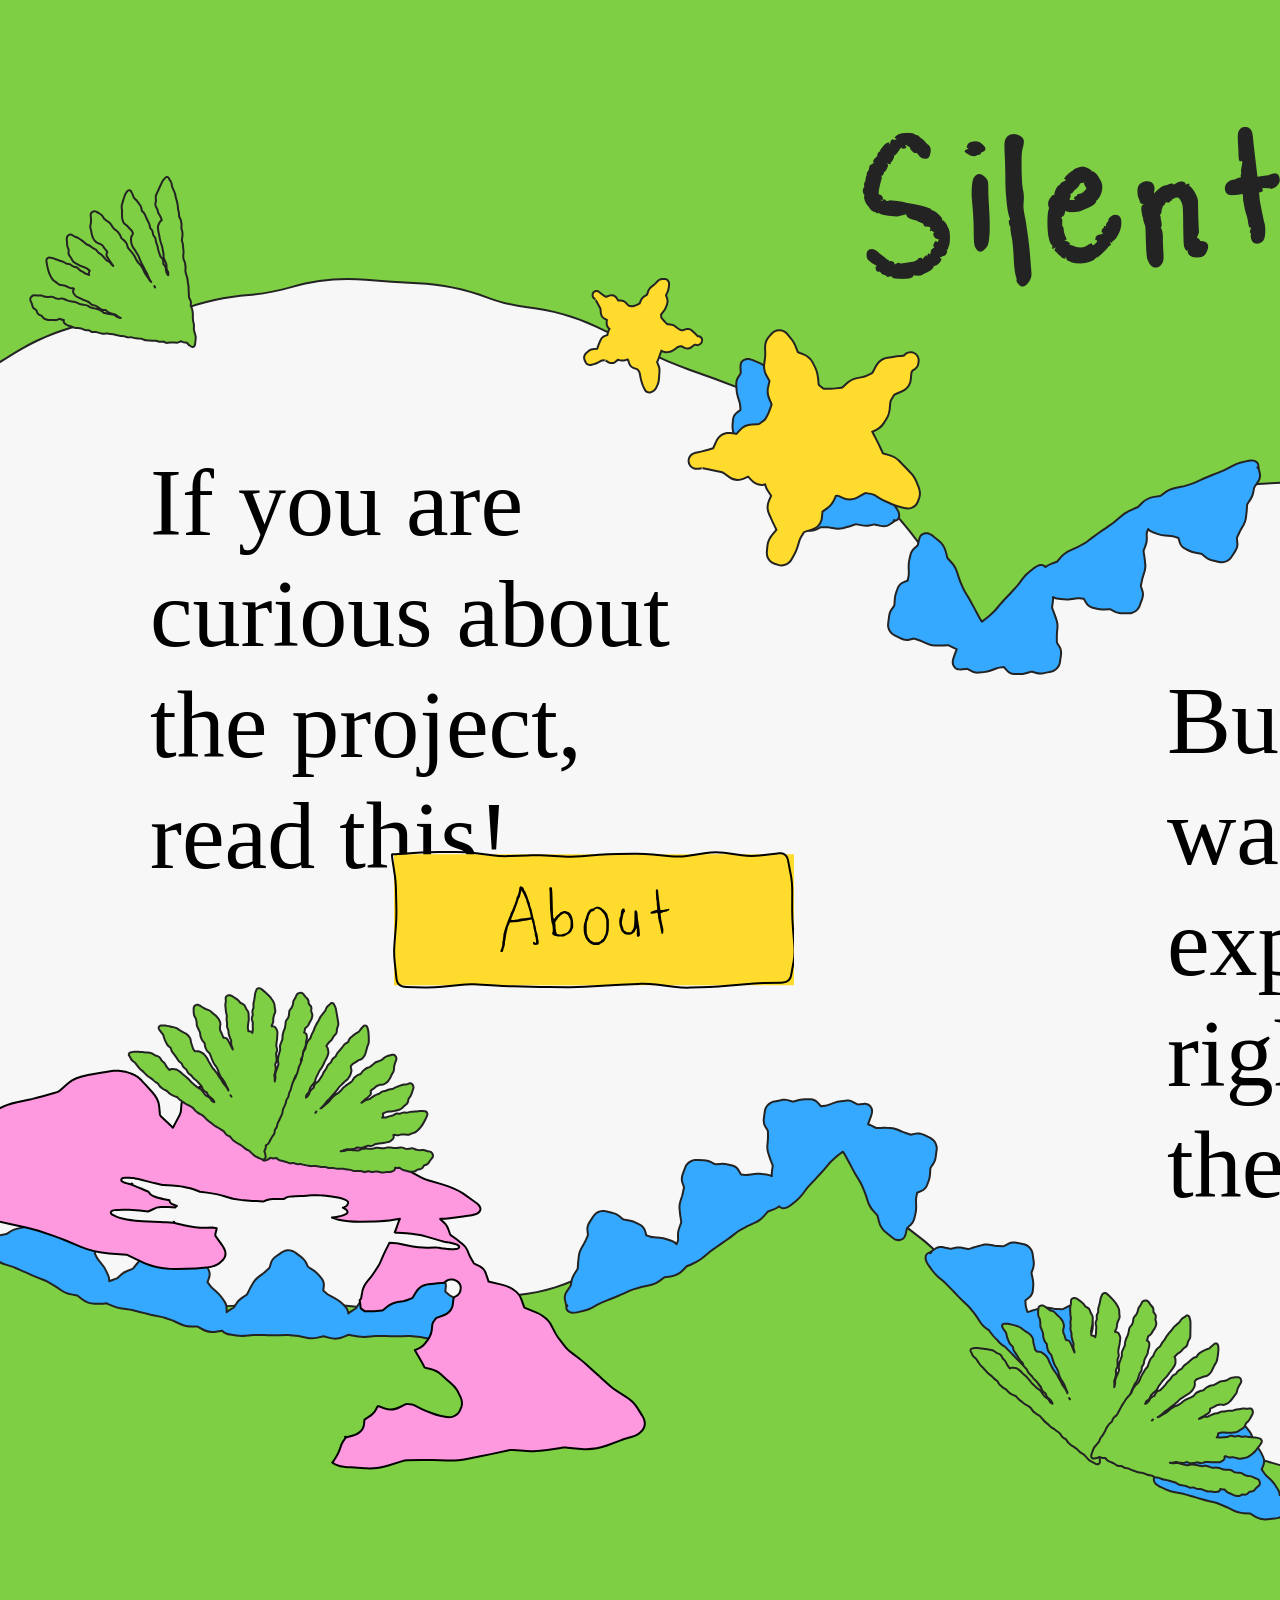
<file: index.html>
<!DOCTYPE html>
<html lang="en">
<head>
    <meta charset="UTF-8">
    <meta name="viewport" content="width=device-width, initial-scale=1.0">
    <title>A2</title>
    <link rel="stylesheet" href="style.css">
</head>
<body>
    <div id="loader">
      <p id="loader-text">Loading...</p>
    </div>

    <header>
        <h1 id="title">Silent Swarm</h1>
    </header>

    <main>
      <div id="bols">
            <img src="web-assets/bols.svg" id="bols" alt="bols">
        </div>

        <section id="about-section">
            <p class="subtitle" id="curious">If you are curious about the project, read this!</p>
            <a href="about.html"><img src="web-assets/button-about.svg" id="button-about" alt="button-about"></a>
        </section>

        <section id="canvas-section">
            <p class="subtitle" id="exp">But if you want to experience it right away, go there!</p>
            <a href="p5-code/index.html"><img src="web-assets/button-canvas.svg" id="button-canvas" alt="button-canvas"></a> 
        </section>

    </main>
    <script>
      //loader disappear after page is loaded
      window.addEventListener('load', function() {
        const loader = document.getElementById('loader');
        loader.style.display = 'none';
      });
    </script>

</body>
</html>
</file>
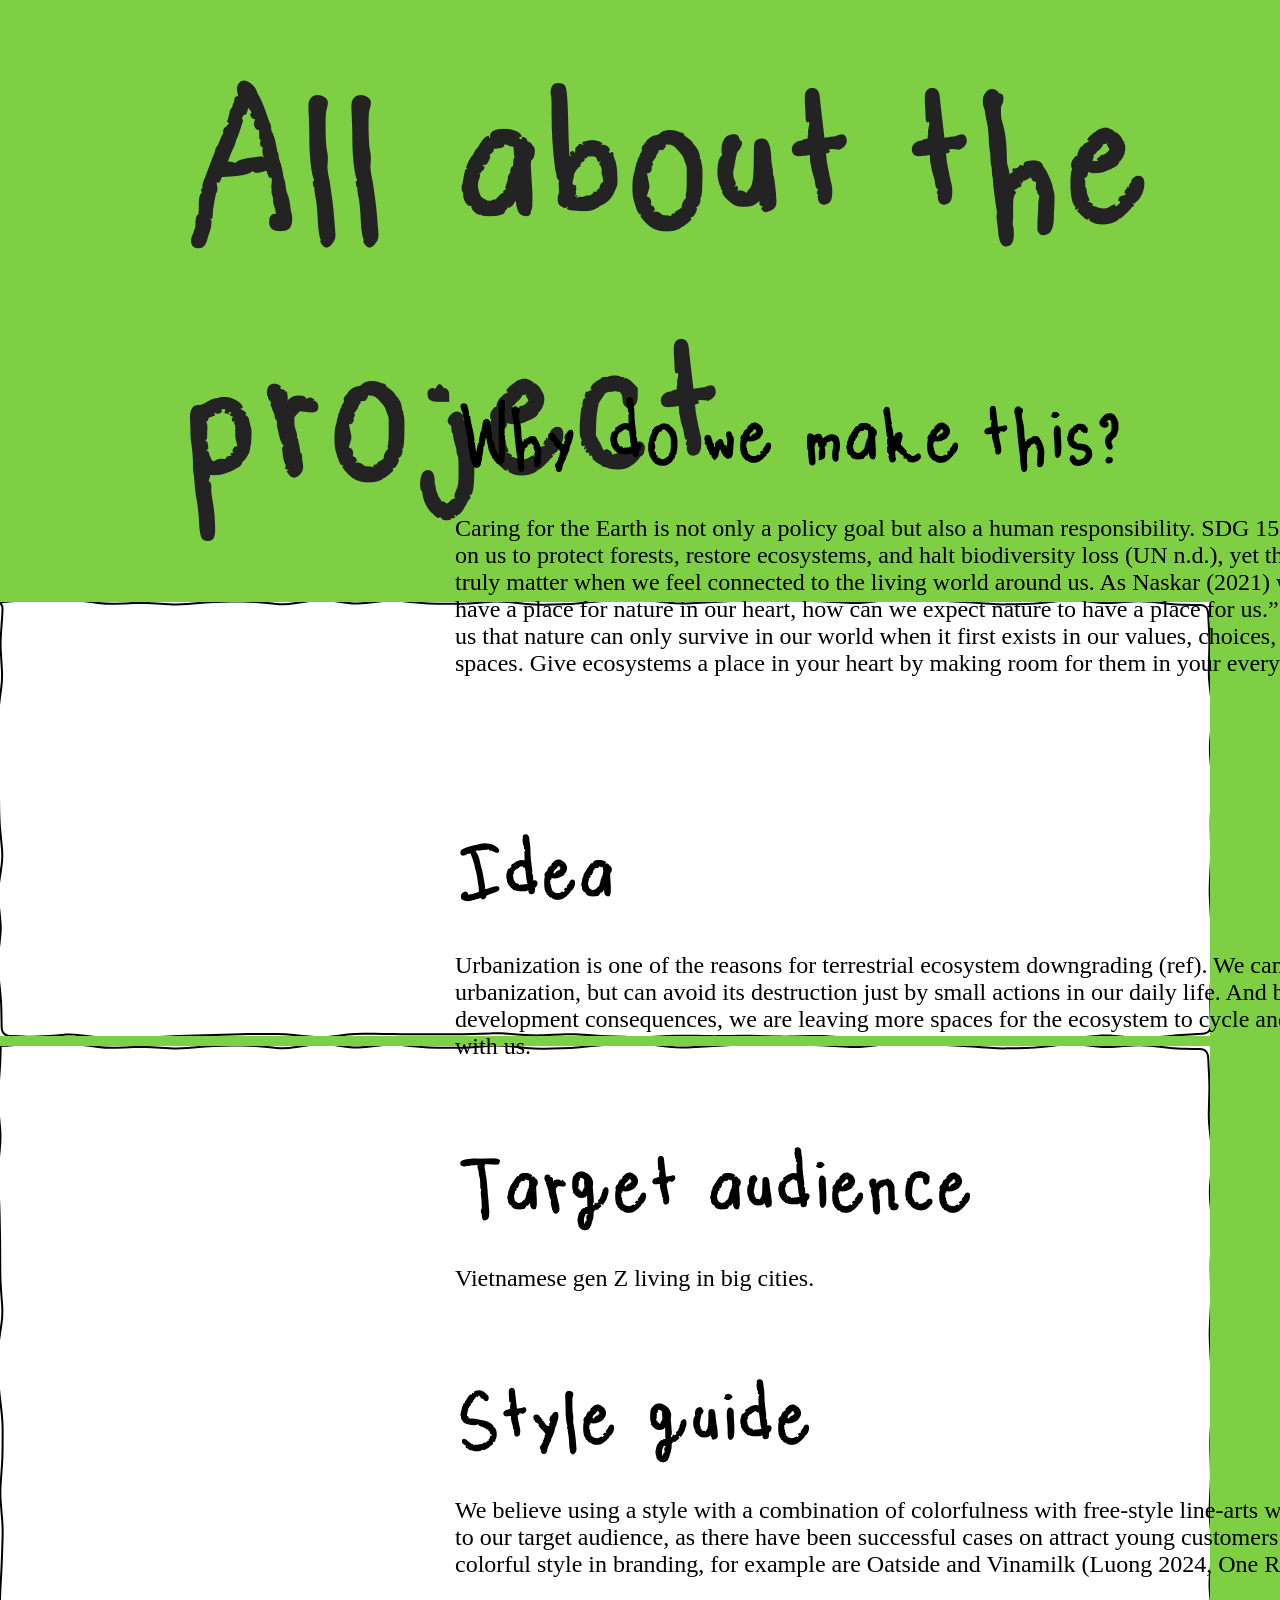
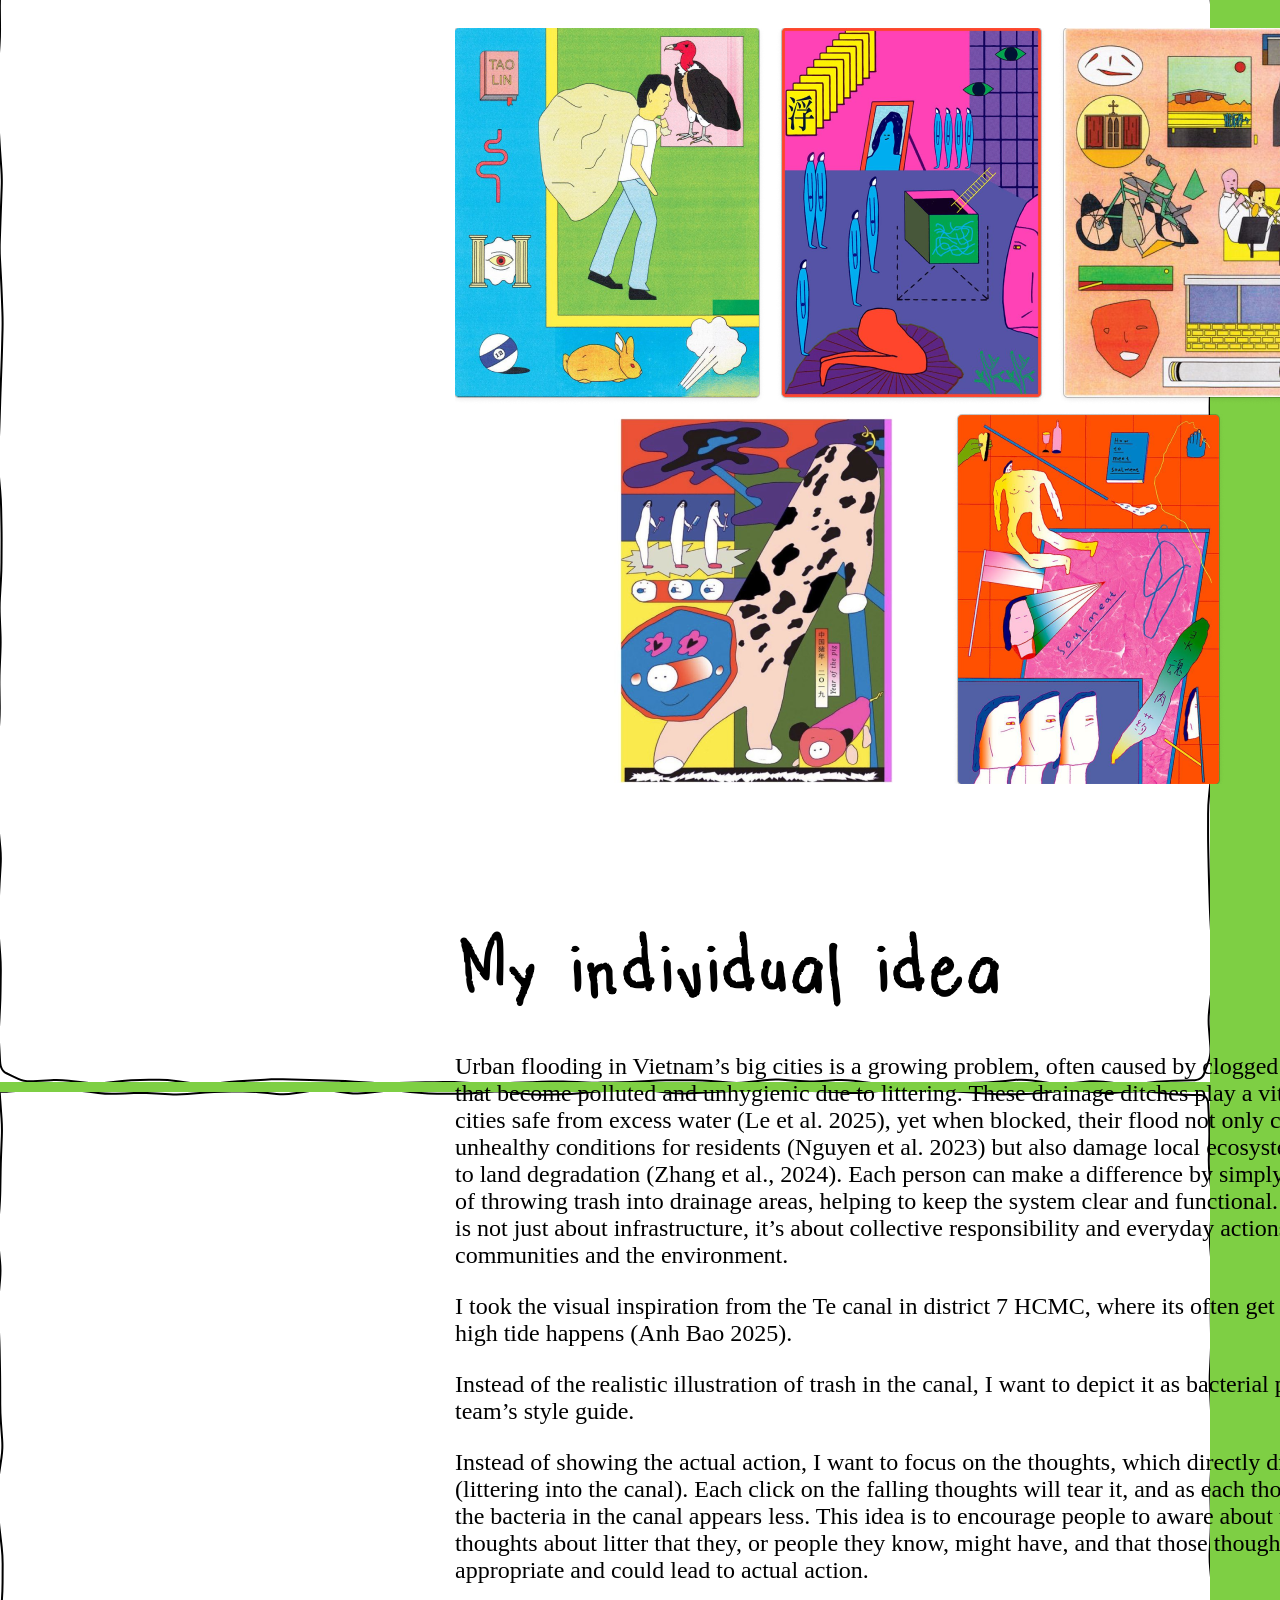
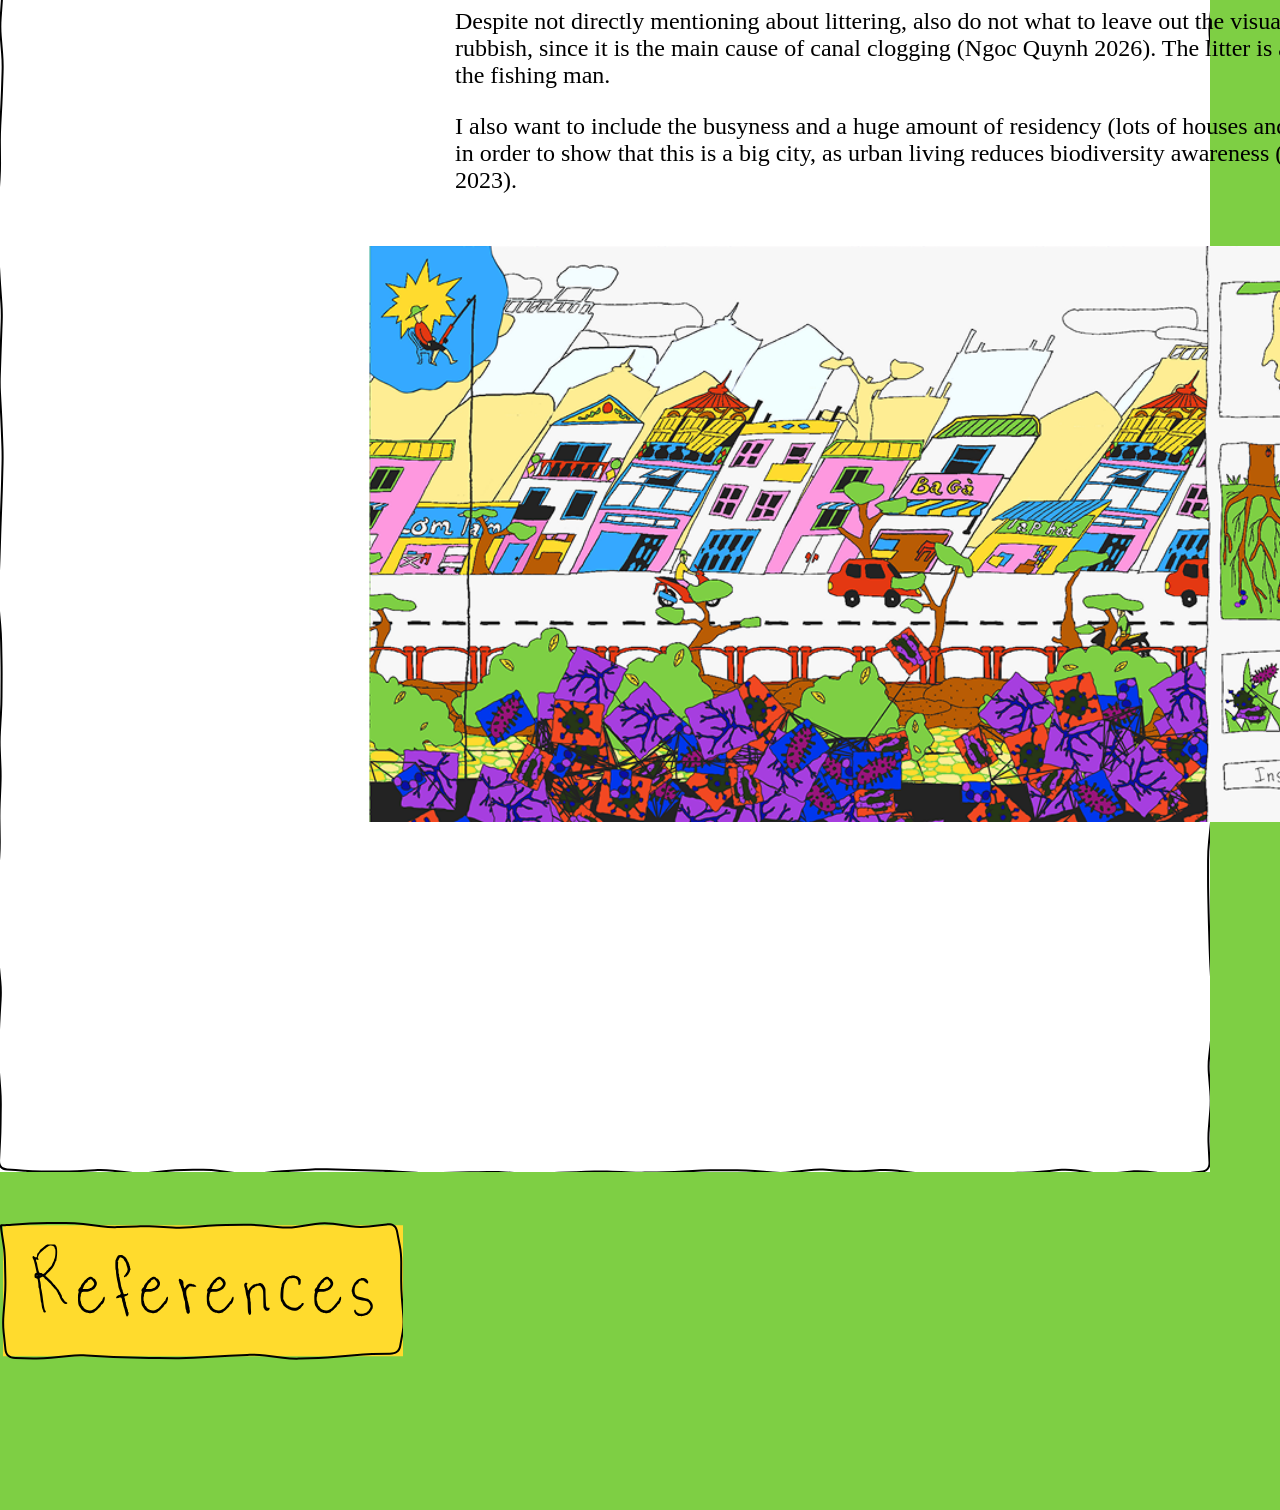
<file: about.html>
<!DOCTYPE html>
<html lang="en">
<head>
    <meta charset="UTF-8">
    <meta name="viewport" content="width=device-width, initial-scale=1.0">
    <title>About</title>
    <link rel="stylesheet" href="style-about.css">
</head>
<body>
    <div id="loader">
      <p id="loader-text">Loading...</p>
    </div>


    <h1 id="about-title">All about the project</h1>

    <img src="web-assets/square-1.svg" id="square-1" class="square" alt="square-1">
    <img src="web-assets/square-2.svg" id="square-2" class="square" alt="square-2">
    <img src="web-assets/square-3.svg" id="square-3" class="square" alt="square-3">
    


    
    
    <div id="main">
    <section class="info-block">
            <h2 class="subtitle" id="why">Why do we make this?</h2>
            <p class="content" id="why-content">
                Caring for the Earth is not only a policy goal but also a human responsibility. SDG 15: Life on Land calls on us to protect forests, restore ecosystems, and halt biodiversity loss (UN n.d.), yet this mission can only truly matter when we feel connected to the living world around us. As Naskar (2021) writes, “If we don't have a place for nature in our heart, how can we expect nature to have a place for us.” This quote reminds us that nature can only survive in our world when it first exists in our values, choices, and everyday spaces. Give ecosystems a place in your heart by making room for them in your everyday living space.
            </p>
        </section>

        <section class="info-block">
            <h2 class="subtitle" id="idea">Idea</h2>
            <p class="content" id="idea-content">
                Urbanization is one of the reasons for terrestrial ecosystem downgrading (ref). We cant avoid urbanization, but can avoid its destruction just by small actions in our daily life. And by fighting city development consequences, we are leaving more spaces for the ecosystem to cycle and be alive along with us.
            </p>
        </section>

        <section class="info-block">
            <h2 class="subtitle" id="ta">Target audience</h2>
            <p class="content" id="ta-content">Vietnamese gen Z living in big cities.</p>
        </section>

        <section class="info-block">
            <h2 class="subtitle" id="style">Style guide</h2>
            <p class="content" id="style-content">
                We believe using a style with a combination of colorfulness with free-style line-arts will be eye-catching to our target audience, as there have been successful cases on attract young customers using bright and colorful style in branding, for example are Oatside and Vinamilk (Luong 2024, One Republic n.d.).
            </p>
            <img src="web-assets/image-1.png" id="image-1" alt="image-1">

        </section>

        <section class="info-block">
            <h2 class="subtitle" id="indi">My individual idea</h2>
            <div class="content" id="indi-content">
                <p>
                    Urban flooding in Vietnam’s big cities is a growing problem, often caused by clogged drainage systems that become polluted and unhygienic due to littering. These drainage ditches play a vital role in keeping cities safe from excess water (Le et al. 2025), yet when blocked, their flood not only create smelly and unhealthy conditions for residents (Nguyen et al. 2023) but also damage local ecosystems and contribute to land degradation (Zhang et al., 2024). Each person can make a difference by simply avoiding the habit of throwing trash into drainage areas, helping to keep the system clear and functional. Preventing floods is not just about infrastructure, it’s about collective responsibility and everyday actions that protect both communities and the environment.
                </p>
                
                <p class="spacer">I took the visual inspiration from the Te canal in district 7 HCMC, where its often get flooded every time high tide happens (Anh Bao 2025).</p>
                
                <p class="spacer">Instead of the realistic illustration of trash in the canal, I want to depict it as bacterial particles, following team’s style guide.</p>
                
                <p>Instead of showing the actual action, I want to focus on the thoughts, which directly drives the action (littering into the canal). Each click on the falling thoughts will tear it, and as each thought is eliminated, the bacteria in the canal appears less. This idea is to encourage people to aware about the popular thoughts about litter that they, or people they know, might have, and that those thoughts are not appropriate and could lead to actual action.</p>
                
                <p>Despite not directly mentioning about littering, also do not what to leave out the visualization for actual rubbish, since it is the main cause of canal clogging (Ngoc Quynh 2026). The litter is accessed through the fishing man.</p>
                
                <p>I also want to include the busyness and a huge amount of residency (lots of houses and vehicles moving) in order to show that this is a big city, as urban living reduces biodiversity awareness (Nguyen et al. 2023).</p>
            </div>
             <img src="web-assets/image-2.png" id="image-2" alt="image-2">

        </section>

    </div>

    <a href="refs.html">   <img src="web-assets/button-refs.svg" id="button-refs" alt="button-refs"></a>


    <script>
      //loader disappear after page is loaded
      window.addEventListener('load', function() {
        const loader = document.getElementById('loader');
        loader.style.display = 'none';
      });
    </script>
</body>
</html>
</file>
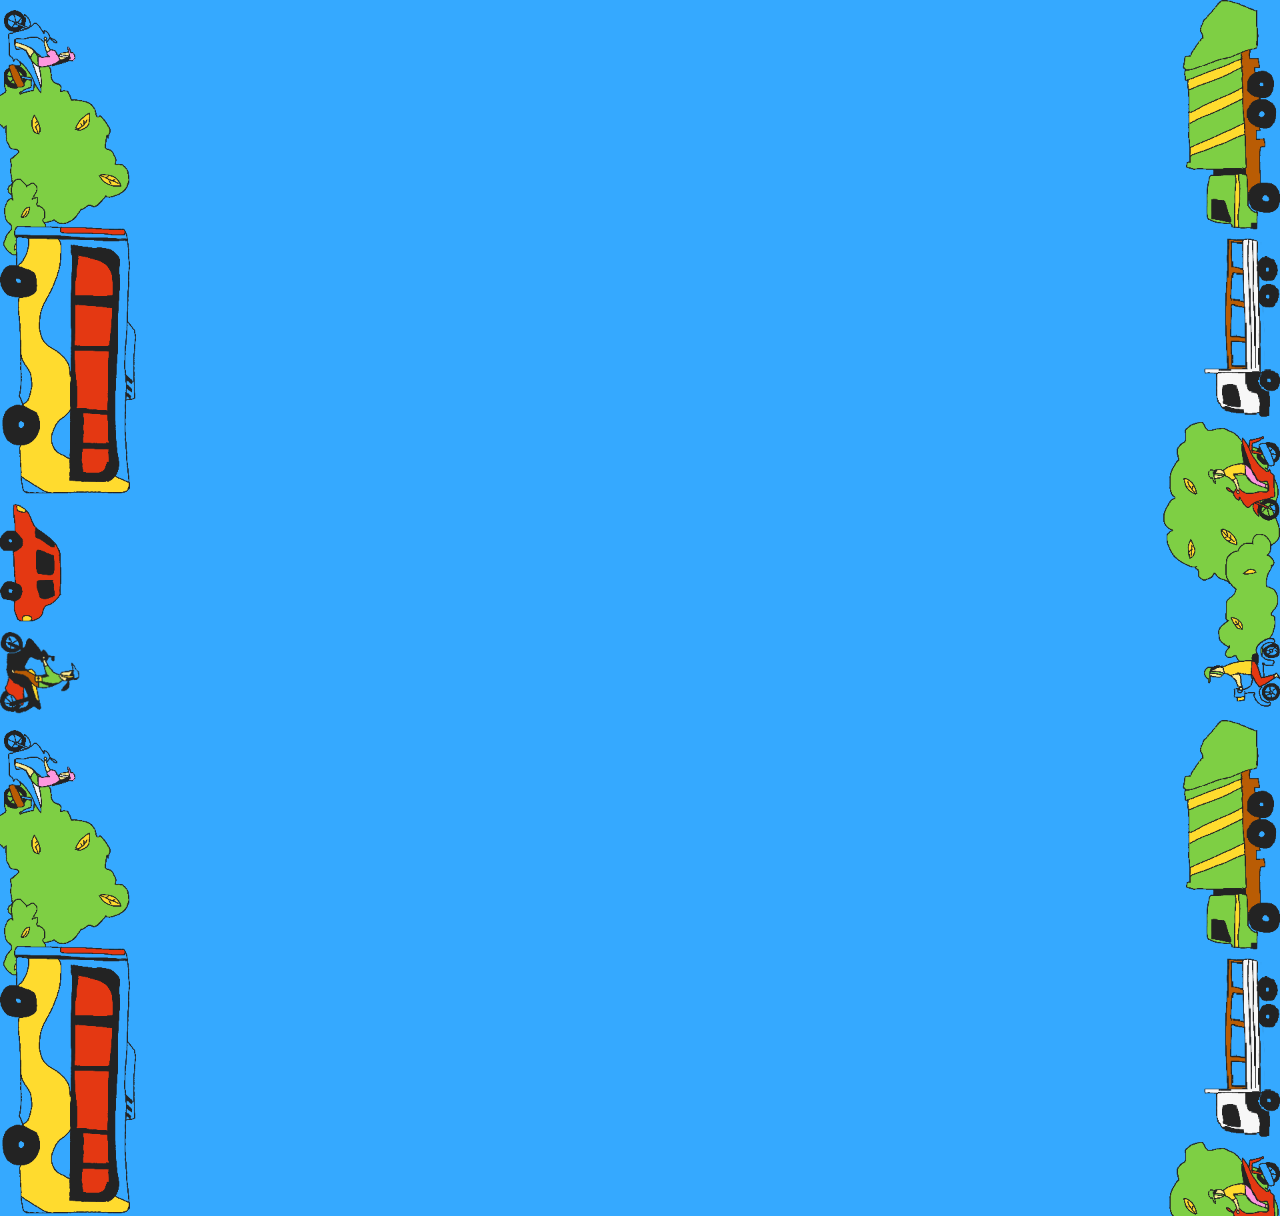
<file: refs.html>
<!DOCTYPE html>
<html lang="en">
<head>
    <meta charset="UTF-8">
    <meta name="viewport" content="width=device-width, initial-scale=1.0">
    <title>References</title>
    <link rel="stylesheet" href="style-ref.css">
</head>
<body>
<div id="loader">
      <p id="loader-text">Loading...</p>
    </div>

    <div id="pdf-container">
        <iframe src="references.pdf" id="pdf-viewer"></iframe>
    </div>

    
<script>
      //loader disappear after page is loaded
      window.addEventListener('load', function() {
        const loader = document.getElementById('loader');
        loader.style.display = 'none';
      });
    </script>
</body>
</html>
</file>
<file: style.css>
/*
********************************************
******************INIT*********************
********************************************
*/

@font-face {
  font-family: 'myUglyHandwriting';
  src: url('MyUglyHandwriting-Regular.otf') format('opentype');
}

@font-face {
  font-family:'handwriting';
  src: url('Handwriting.ttf') format('true-type');
}

:root {
  --white: #F7F7F7;
  --black: #232323;
  --pink: #FE98DF;
  --brown: #B95C04;
  --yellow: #FFDB2E;
  --skin: #FEED93;
  --red: #E43812;
  --green: #7ECF44;
  --blue: #35A8FF;
  --dark-blue: #0A0FA5;
  --purple: #A63EDF;
  --dark-purple: #98157B;
  --dark-green: #263717;


  --title-size: 230px;
  --subtitle-size: 96px;
  --content-size: 24px;
}


/*
********************************************
*****************INDEX*********************
********************************************
*/

html {
    display: flex;
    justify-content: center;
    width: 100%;
    background-image: url('background.png');
    background-size: 100% auto;
}

body {
    width: 1920px;
    height: 1719px;
    background-color: var(--green);
    margin: 0%;
}

#loader {
  position: fixed;
  top: 0;
  left: 0;
  width: 100%;
  height: 100%;
  background-color: var(--green);
  display: flex;
  justify-content: center;
  align-items: center;
  z-index: 9999;
}

#loader-text {
  font-family: 'myUglyHandwriting';
  font-size: 8rem;
  color: var(--black);
}

#title{
    font-family: 'myUglyHandwriting';
    font-size: var(--title-size);
    color: var(--black);
    position: relative;
    top: 89px;
    left: 850px;
    margin:0%;
}

#bols{
  transform: translateY(-50px);
  position:absolute
}

.subtitle{
  font-family:'handwriting';
  font-size:var(--subtitle-size);
  width: 588px;
}

#curious{
  transform: translate(150px, 100px);
  position: absolute;
}

#exp{
  transform: translate(1167px, 180px);
  position: absolute;
}

#button-about{
  position: relative;
  /* transform: translate(391px, 600px); */
  top: 600px;
  left: 391px;
  transform-origin: center;
  display: block;
}

#button-canvas{
  position: relative;
  /* transform: translate(1433px, 850px); */
  top: 750px;
  left: 1400px;
  transform-origin: center;
  display: block;
}

#button-about:hover, 
#button-canvas:hover {
    scale: 1.1;
    cursor: pointer;
}
</file>
<file: style-about.css>
/*
********************************************
******************INIT*********************
********************************************
*/

@font-face {
  font-family: 'myUglyHandwriting';
  src: url('MyUglyHandwriting-Regular.otf') format('opentype');
}

@font-face {
  font-family:'handwriting';
  src: url('Handwriting.ttf') format('true-type');
}

:root {
  --white: #F7F7F7;
  --black: #232323;
  --pink: #FE98DF;
  --brown: #B95C04;
  --yellow: #FFDB2E;
  --skin: #FEED93;
  --red: #E43812;
  --green: #7ECF44;
  --blue: #35A8FF;
  --dark-blue: #0A0FA5;
  --purple: #A63EDF;
  --dark-purple: #98157B;
  --dark-green: #263717;


  --title-size: 230px;
  --subtitle-size: 96px;
  --content-size: 24px;
}


/*
********************************************
*****************ABOUT*********************
********************************************
*/  
html {
    display: flex;
    justify-content: center;
    width: 100%;
    background-image: url('background.png');
    background-size: 100% auto;
}

body {
    width: 1920px;
    height: auto;
    background-color: var(--green);
    margin: 0%;
}

#loader {
  position: fixed;
  top: 0;
  left: 0;
  width: 100%;
  height: 100%;
  background-color: var(--green);
  display: flex;
  justify-content: center;
  align-items: center;
  z-index: 9999;
}

#loader-text {
  font-family: 'myUglyHandwriting';
  font-size: 8rem;
  color: var(--black);
}

#about-title{
  font-family: 'myUglyHandwriting';
    font-size: var(--title-size);
    color: var(--black);
    position: relative;
    display: block;
    margin: 0;
    top: 50px;
    left: 178px;
}

.square{
  position: relative;
  display: flex;
  justify-self: center;
  margin-bottom: 10px;
  top: 100px;
}

#main{
  position: absolute;
  top:0px;
}

.info-block{
  justify-self: center;
  width: 1016px;
  position: relative;
  top:390px;
  left: 455px;
}

.subtitle{
  font-family: "myUglyHandwriting";
  font-size: var(--subtitle-size);
  margin-top:0;
  margin-bottom: 20px;
}

.content{
  font-family: "handwriting";
  font-size: var(--content-size);
  margin:0;
}

#idea{
  margin-top:150px;
  position: relative;
}

#ta,#style{
  margin-top: 80px;
}

#image-1{
  margin-top: 50px;
  display: flex;
  justify-self: center;
}

#indi{
  margin-top:140px;
}

#image-2{
  margin-top: 100px;
  display: flex;
  justify-self: center;
  scale:1.2
}


#button-refs{
  display: flex;
  justify-self: center;
  margin-top: 150px;
  margin-bottom: 150px;
  transform-origin: center;
}
#button-refs:hover{
  scale:1.1;
  cursor: pointer;
}
</file>
<file: style-ref.css>
/*
********************************************
******************INIT*********************
********************************************
*/

@font-face {
  font-family: 'myUglyHandwriting';
  src: url('MyUglyHandwriting-Regular.otf') format('opentype');
}

@font-face {
  font-family:'handwriting';
  src: url('Handwriting.ttf') format('true-type');
}

:root {
  --white: #F7F7F7;
  --black: #232323;
  --pink: #FE98DF;
  --brown: #B95C04;
  --yellow: #FFDB2E;
  --skin: #FEED93;
  --red: #E43812;
  --green: #7ECF44;
  --blue: #35A8FF;
  --dark-blue: #0A0FA5;
  --purple: #A63EDF;
  --dark-purple: #98157B;
  --dark-green: #263717;


  --title-size: 230px;
  --subtitle-size: 96px;
  --content-size: 24px;
}




/*
********************************************
******************PDF*********************
********************************************
*/

html {
    display: flex;
    justify-content: center;
    width: 100%;
    background-image: url('background.png');
    background-size: 100% auto;
}


#loader {
  position: fixed;
  top: 0;
  left: 0;
  width: 100%;
  height: 100%;
  background-color: var(--green);
  display: flex;
  justify-content: center;
  align-items: center;
  z-index: 9999;
}

#loader-text {
  font-family: 'myUglyHandwriting';
  font-size: 8rem;
  color: var(--black);
}



#pdf-container {
    position: relative;
    width: 1000px;
    height: 1200px;
}

#pdf-viewer {
    width: 100%;
    height: 100%;
    border: none;
}
</file>
